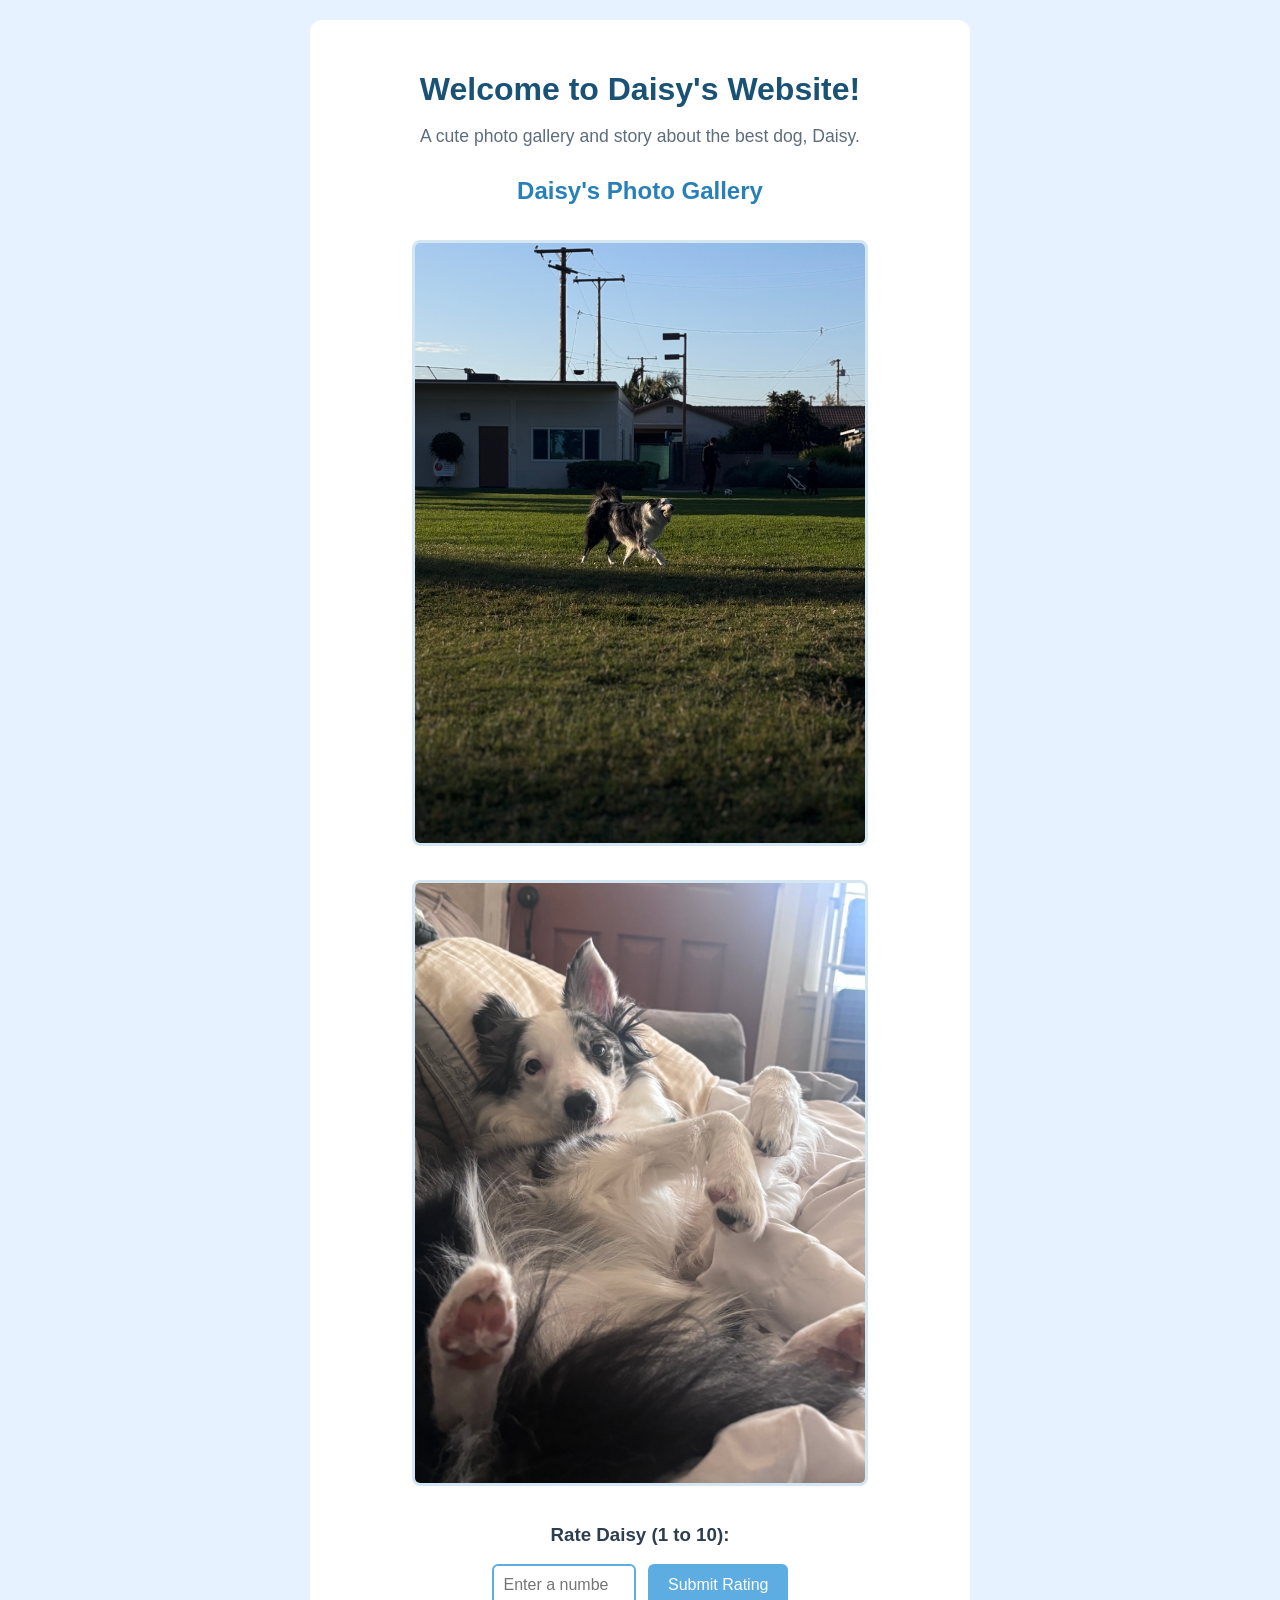
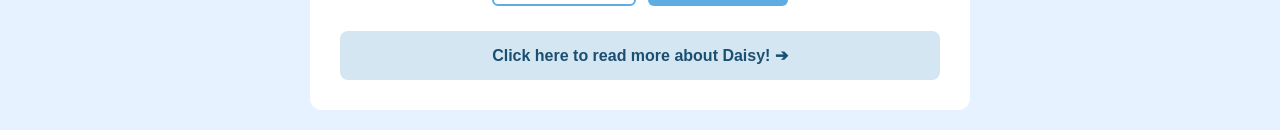
<file: index.html>
<!DOCTYPE html>
<html lang="en">
<head>
  <meta charset="UTF-8">
  <meta name="viewport" content="width=device-width, initial-scale=1.0">
  <title>Daisy's Corner</title>
  <link rel="stylesheet" href="homepagestyle.css">
</head>
<body>
  <div class="site-container">
    <h1>Welcome to Daisy's Website!</h1>
    <p class="subtitle">A cute photo gallery and story about the best dog, Daisy.</p>
    <h2>Daisy's Photo Gallery</h2>
    <img class="iteming" src="IMG_5396.jpeg" alt="Daisy playing in the park">
    <img class="iteming" src="IMG_9926.jpeg" alt="Daisy laying down">
    <div class="rater-box">
      <h3>Rate Daisy (1 to 10):</h3>
      <input type="number" id="ratingInput" min="1" max="10" placeholder="Enter a number">
      <button onclick="checkRating()">Submit Rating</button>
      <p id="rating-text"></p>
    </div>
    <div class="name" onclick="location.href='webpage.html'">
      Click here to read more about Daisy! ➔ 
    </div>
  </div>
  <script>
    function checkRating() {
      var rating = document.getElementById("ratingInput").value;
      var messageElement = document.getElementById("rating-text");
      if (rating === "") {
        messageElement.innerText = "Enter a number";
        messageElement.style.color = "orange";
        return; }
      rating = Number(rating);
      if (rating < 5) {
        messageElement.innerText = "Daisy didn't like that...";
        messageElement.style.color = "red";
      } else {
        messageElement.innerText = "Awesome choice! Daisy is happy!";
        messageElement.style.color = "green"; }
    }
  </script>
</body>
</html>
</file>
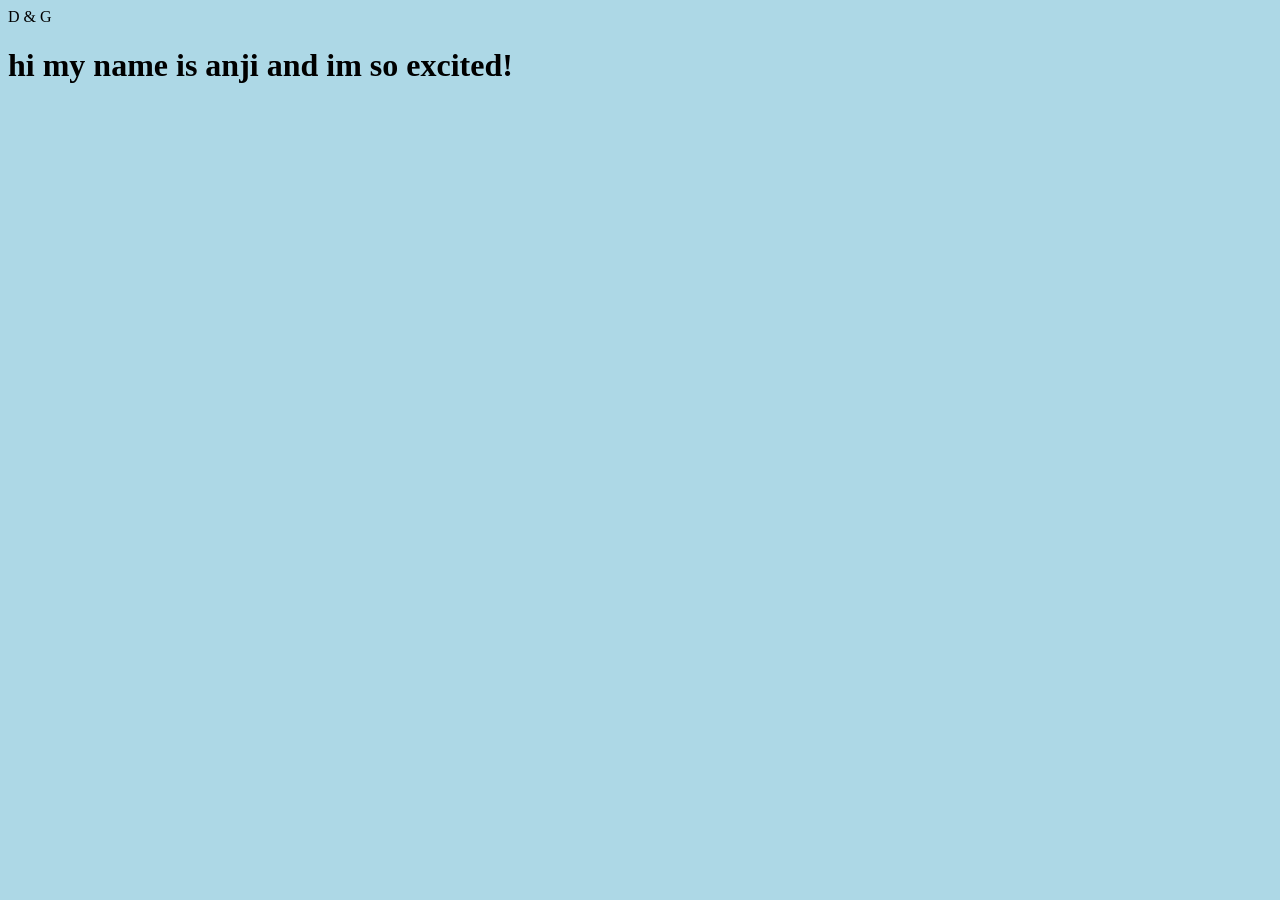
<file: homepage.html>
<!DOCTYPE html>
<html>
<head>
<meta charset="utf-8">
<meta name="viewport" content="width=device-width, initial-scale=1"
<title> D & G </title>
</head>
<body style="background-color:lightblue;">
<h1> hi my name is anji and im so excited! </h1>
</body>  
</html>
</file>
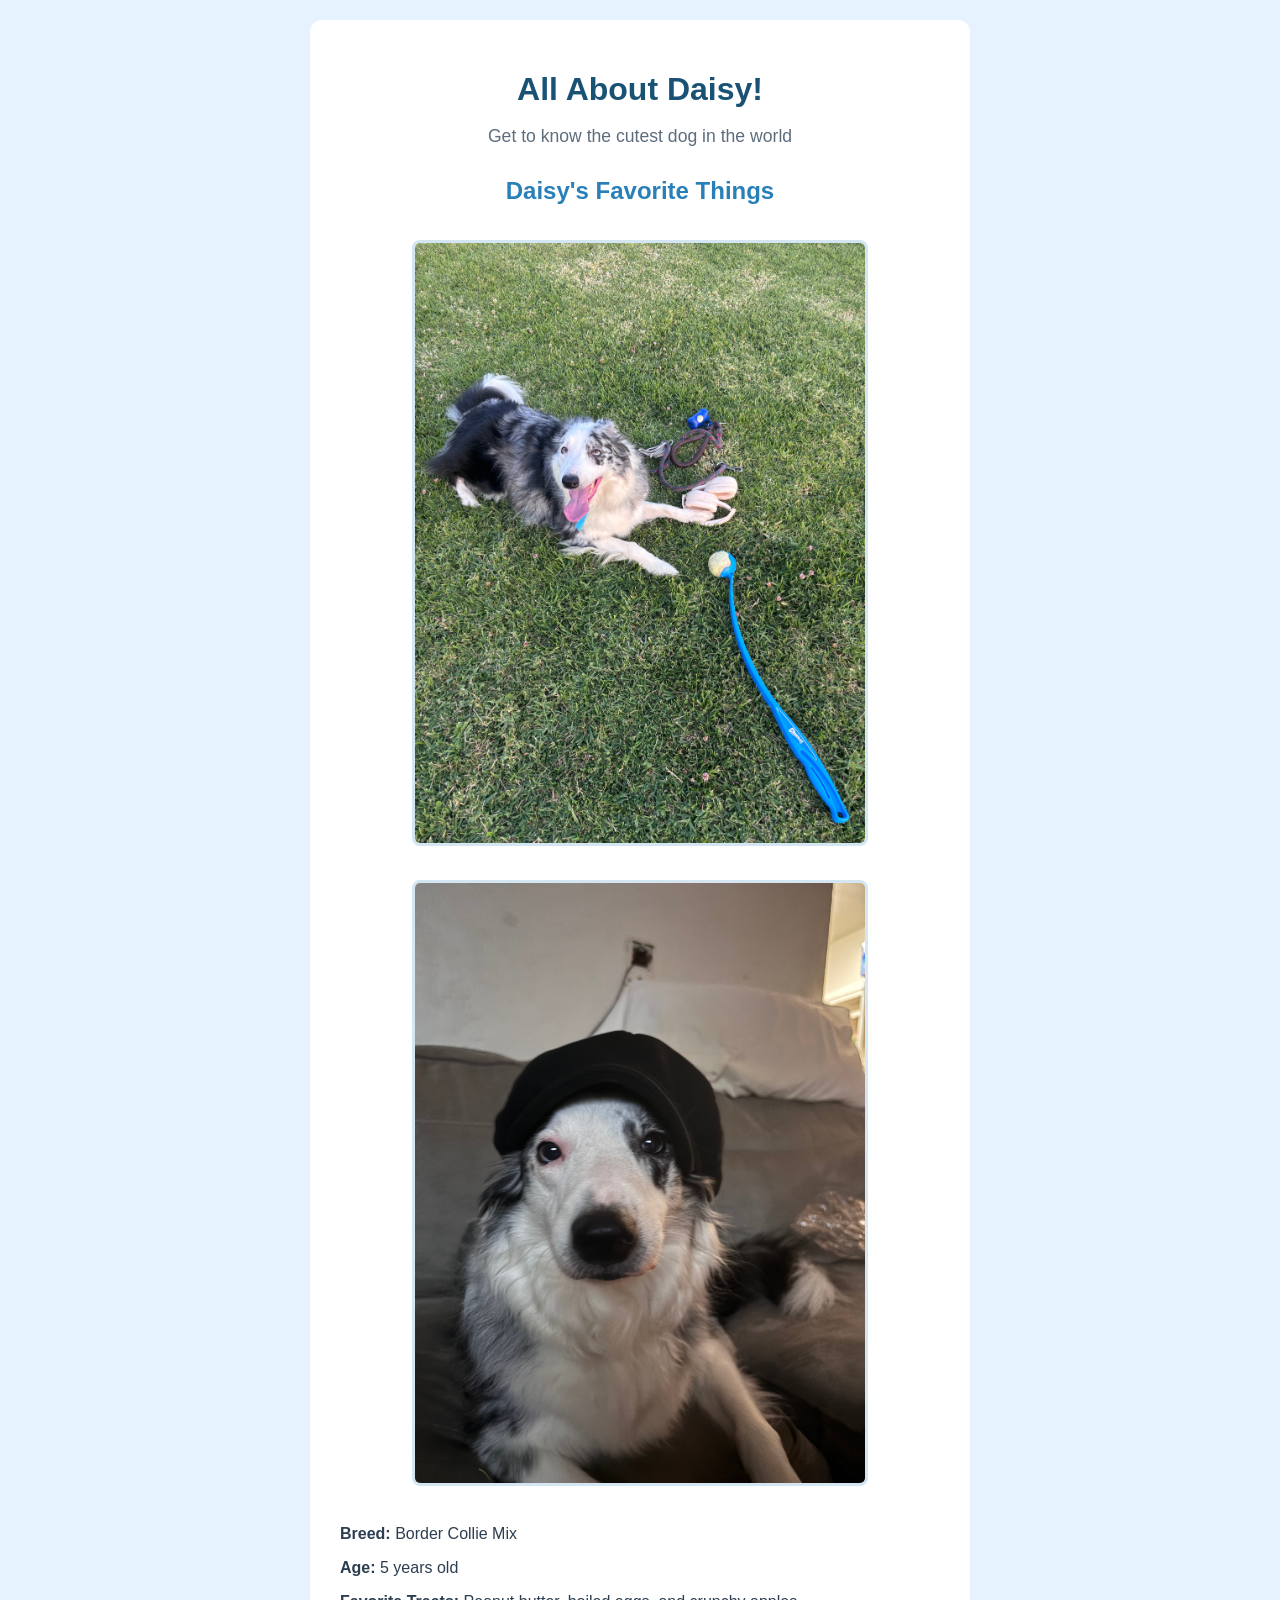
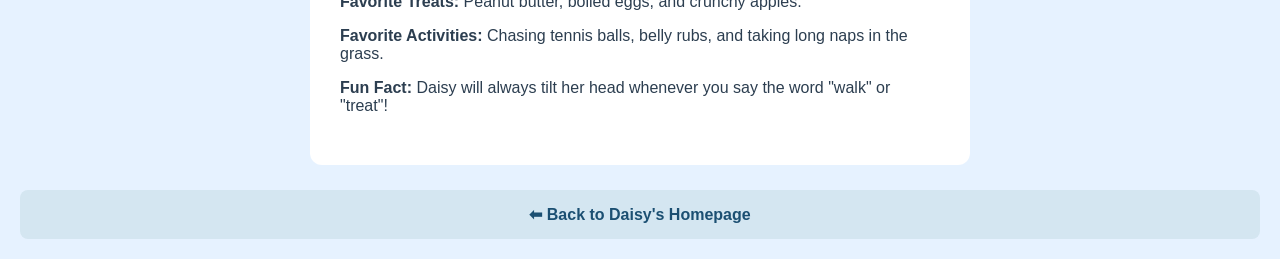
<file: webpage.html>
<!DOCTYPE html>
<html lang="en">
<head>
  <meta charset="UTF-8">
  <meta name="viewport" content="width=device-width, initial-scale=1.0">
  <title>About Daisy - The heart behind the eyes </title>
  <link rel="stylesheet" href="homepagestyle.css">
</head>
<body>
  <div class="site-container">
    <h1>All About Daisy!</h1>
    <p class="subtitle">Get to know the cutest dog in the world</p>
<h2>Daisy's Favorite Things</h2>
    <img class="iteming" src="IMG_9969.jpeg" alt="Daisy enjoying a day at the park">
    <img class="iteming" src="IMG_2446.jpeg" alt="Daisy trying new styles for her fashion show">
    <div style="text-align: left; margin: 20px 0;">
      <p><strong>Breed:</strong> Border Collie Mix</p>
      <p><strong>Age:</strong> 5 years old</p>
      <p><strong>Favorite Treats:</strong> Peanut butter, boiled eggs, and crunchy apples.</p>
      <p><strong>Favorite Activities:</strong> Chasing tennis balls, belly rubs, and taking long naps in the grass.</p>
      <p><strong>Fun Fact:</strong> Daisy will always tilt her head whenever you say the word "walk" or "treat"!</p>
    </div>
  </div>
    <div class="name" onclick="location.href='index.html'">
      ⬅ Back to Daisy's Homepage
    </div>
</body>
</html>
</file>
<file: homepagestyle.css>
body {
  background-color: #e6f2ff; 
  color: #2c3e50;         
  font-family: Arial, sans-serif;
  margin: 0;
  padding: 20px;
  text-align: center;
}
.site-container {
  max-width: 600px;
  margin: 0 auto;
  background-color: #ffffff;
  padding: 30px;
  border-radius: 12px;
}
h1 {
  color: #1a5276;
  margin-bottom: 5px;
}
h2 {
  color: #2980b9;
  margin-top: 30px;
}
.subtitle {
  font-size: 1.1rem;
  color: #5d6d7e;
  margin-bottom: 25px;
}
.iteming {
  width: 100%;
  max-width: 450px;
  height: auto;
  border-radius: 8px;
  margin: 15px 0;
  border: 3px solid #d4e6f1; 
}
input[type="number"] {
  padding: 10px;
  font-size: 1rem;
  border: 2px solid #5dade2;
  border-radius: 6px;
  width: 120px;
  text-align: center;
  margin-right: 8px;
}
button {
  background-color: #5dade2;
  color: white;
  border: none;
  padding: 12px 20px;
  font-size: 1rem;
  border-radius: 6px;
  cursor: pointer;
}
button:hover {
  background-color: #3498db;
}
#rating-text {
  font-weight: bold;
  color: #27ae60;
  margin-top: 10px;
}
.name {
  background-color: #d4e6f1;
  color: #1b4f72;
  padding: 15px;
  border-radius: 8px;
  margin-top: 25px;
  font-weight: bold;
  cursor: pointer;
}
.name:hover {
  background-color: #a9cce3;
}
</file>
